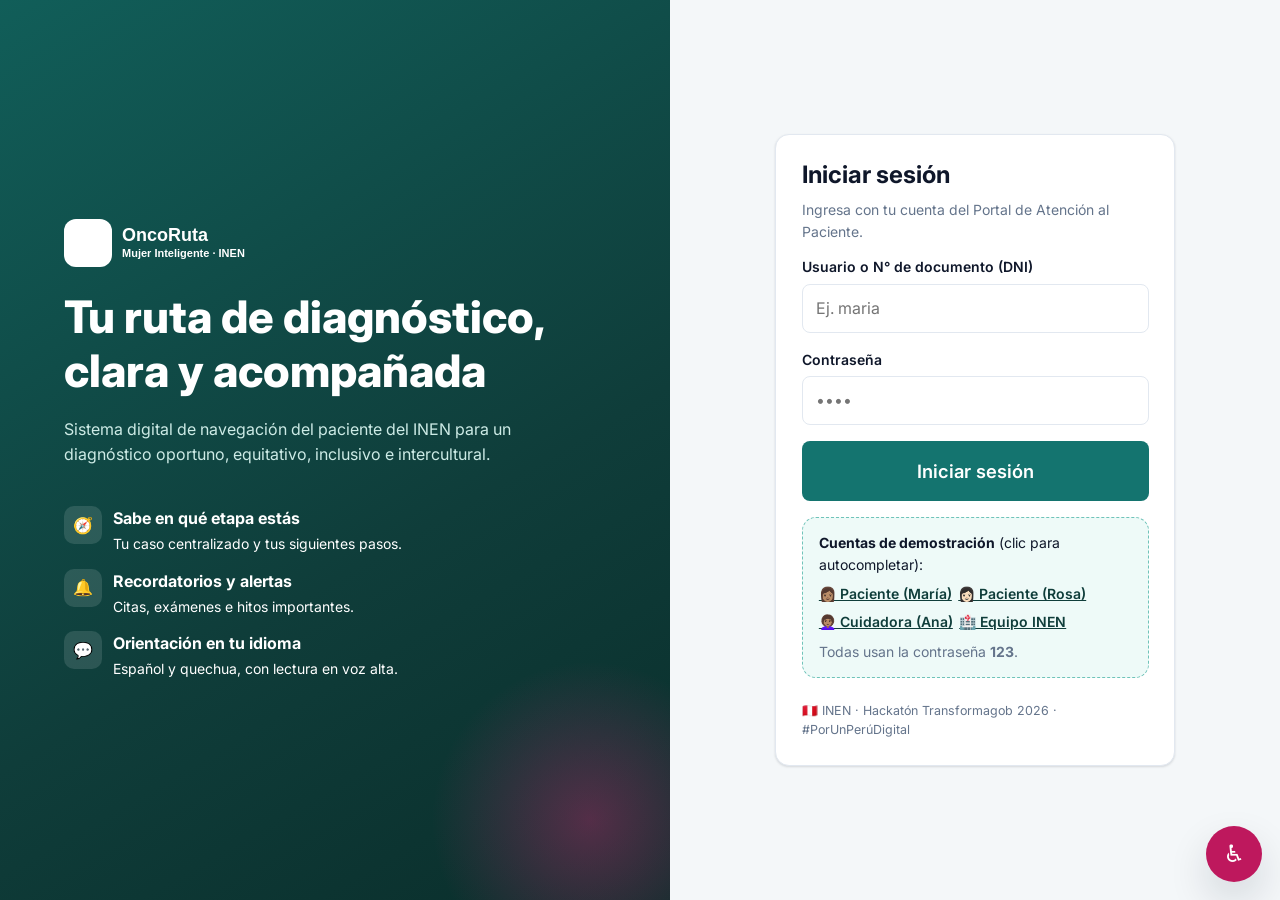
<file: index.html>
<!DOCTYPE html>
<html lang="es">
<head>
  <meta charset="UTF-8" />
  <meta name="viewport" content="width=device-width, initial-scale=1.0" />
  <meta name="description"
    content="OncoRuta Mujer Inteligente - Sistema digital de navegación del paciente del INEN para un diagnóstico oportuno, equitativo, inclusivo e intercultural." />
  <meta name="theme-color" content="#14746f" />
  <title>OncoRuta Mujer Inteligente · INEN</title>

  <link rel="icon" href="assets/favicon.svg" type="image/svg+xml" />
  <link rel="preconnect" href="https://fonts.googleapis.com" />
  <link rel="preconnect" href="https://fonts.gstatic.com" crossorigin />
  <link
    href="https://fonts.googleapis.com/css2?family=Inter:wght@400;500;600;700;800&display=swap"
    rel="stylesheet" />

  <!-- Hoja de estilos modular: tokens -> base -> layout -> componentes -> vistas -> accesibilidad -->
  <link rel="stylesheet" href="css/tokens.css" />
  <link rel="stylesheet" href="css/base.css" />
  <link rel="stylesheet" href="css/layout.css" />
  <link rel="stylesheet" href="css/components.css" />
  <link rel="stylesheet" href="css/views.css" />
  <link rel="stylesheet" href="css/accessibility.css" />
</head>

<body data-font-scale="1" data-contrast="normal" data-lang="es">
  <!-- Enlace de salto para lectores de pantalla / teclado (accesibilidad WCAG) -->
  <a class="skip-link" href="#main-content">Saltar al contenido principal</a>

  <!-- Región viva para anuncios accesibles (aria-live) -->
  <div id="a11y-live" class="sr-only" aria-live="polite" aria-atomic="true"></div>

  <!-- Contenedor raíz de la aplicación: el router inyecta cada vista aquí -->
  <div id="app" class="app-root"></div>

  <!-- Contenedor de notificaciones tipo toast -->
  <div id="toast-root" class="toast-root" aria-live="assertive"></div>

  <!-- Contenedor de modales -->
  <div id="modal-root"></div>

  <!--
    Carga ordenada de scripts clásicos (NO módulos ES) para que el proyecto
    funcione abriendo index.html directamente (file://) sin necesidad de un
    servidor. Cada archivo se registra en el espacio de nombres global
    `window.App`, manteniendo la separación por responsabilidad.

    El orden importa: las dependencias se cargan antes que quienes las usan.
  -->
  <!-- 1) Base: configuración, idioma y datos -->
  <script src="js/config.js"></script>
  <script src="js/i18n.js"></script>
  <script src="js/mockData.js"></script>

  <!-- 2) Núcleo: estado, utilidades, notificaciones, backend simulado -->
  <script src="js/store.js"></script>
  <script src="js/components.js"></script>
  <script src="js/notifications.js"></script>
  <script src="js/api.js"></script>

  <!-- 3) Accesibilidad -->
  <script src="js/a11y.js"></script>

  <!-- 4) Vistas -->
  <script src="js/views/login.js"></script>
  <script src="js/views/dashboard.js"></script>
  <script src="js/views/ruta.js"></script>
  <script src="js/views/citas.js"></script>
  <script src="js/views/documentos.js"></script>
  <script src="js/views/orientacion.js"></script>
  <script src="js/views/notificaciones.js"></script>
  <script src="js/views/apoyo.js"></script>
  <script src="js/views/perfil.js"></script>
  <script src="js/views/panel.js"></script>
  <script src="js/views/pacientes.js"></script>
  <script src="js/views/indicadores.js"></script>

  <!-- 5) Enrutador y arranque -->
  <script src="js/router.js"></script>
  <script src="js/app.js"></script>
</body>
</html>
</file>
<file: css/tokens.css>
/* ============================================================
   tokens.css — Design tokens (variables de diseño)
   Paleta inspirada en el INEN y en la concientización del
   cáncer de mama / cuello uterino (teal + magenta/rosa).
   ============================================================ */

:root {
  /* Colores de marca */
  --brand-700: #0f3d3a;
  --brand-600: #115e59;
  --brand-500: #14746f;
  --brand-400: #2a9d8f;
  --brand-300: #6fc3b9;
  --brand-100: #d7f0ec;
  --brand-50:  #eefaf8;

  /* Acento rosa/magenta (salud de la mujer) */
  --accent-600: #9d174d;
  --accent-500: #be185d;
  --accent-400: #db2777;
  --accent-200: #f9a8d4;
  --accent-100: #fce7f0;

  /* Estados */
  --ok-500:   #15803d;
  --ok-100:   #dcfce7;
  --warn-500: #b45309;
  --warn-100: #fef3c7;
  --info-500: #1d4ed8;
  --info-100: #dbeafe;
  --danger-500: #b91c1c;
  --danger-100: #fee2e2;

  /* Neutros */
  --ink-900: #0f172a;
  --ink-700: #334155;
  --ink-500: #64748b;
  --ink-400: #94a3b8;
  --line-200: #e2e8f0;
  --line-100: #eef2f6;
  --surface:  #ffffff;
  --bg:       #f4f7f9;

  /* Tipografía */
  --font-sans: "Inter", system-ui, -apple-system, "Segoe UI", Roboto, sans-serif;
  --fs-xs: 0.78rem;
  --fs-sm: 0.875rem;
  --fs-md: 1rem;
  --fs-lg: 1.15rem;
  --fs-xl: 1.5rem;
  --fs-2xl: 2rem;
  --fs-3xl: 2.6rem;

  /* Radios y sombras */
  --r-sm: 8px;
  --r-md: 14px;
  --r-lg: 20px;
  --r-full: 999px;
  --shadow-sm: 0 1px 2px rgba(15, 23, 42, .06), 0 1px 3px rgba(15, 23, 42, .08);
  --shadow-md: 0 4px 12px rgba(15, 23, 42, .08), 0 2px 4px rgba(15, 23, 42, .04);
  --shadow-lg: 0 18px 40px rgba(15, 23, 42, .14);

  /* Espaciado base */
  --gap: 1rem;
  --pad: 1.25rem;
  --sidebar-w: 264px;
  --topbar-h: 64px;

  /* Factor de escala de fuente controlado por accesibilidad (a11y.js) */
  --font-scale: 1;
}

/* Alto contraste (activado desde el panel de accesibilidad) */
[data-contrast="high"] {
  --bg: #ffffff;
  --surface: #ffffff;
  --ink-900: #000000;
  --ink-700: #111111;
  --ink-500: #1f1f1f;
  --line-200: #000000;
  --line-100: #333333;
  --brand-500: #0a4f4a;
  --accent-500: #8a0e44;
  --shadow-sm: 0 0 0 1px #000;
  --shadow-md: 0 0 0 2px #000;
}
</file>
<file: css/base.css>
/* ============================================================
   base.css — Reset, tipografía base y utilidades de accesibilidad
   ============================================================ */

*, *::before, *::after { box-sizing: border-box; }

html { -webkit-text-size-adjust: 100%; }

body {
  margin: 0;
  font-family: var(--font-sans);
  /* La escala de fuente multiplica el tamaño base (accesibilidad) */
  font-size: calc(16px * var(--font-scale));
  line-height: 1.55;
  color: var(--ink-900);
  background: var(--bg);
  -webkit-font-smoothing: antialiased;
}

h1, h2, h3, h4 { margin: 0 0 .4em; line-height: 1.2; color: var(--ink-900); }
h1 { font-size: var(--fs-2xl); font-weight: 800; }
h2 { font-size: var(--fs-xl); font-weight: 700; }
h3 { font-size: var(--fs-lg); font-weight: 700; }
p  { margin: 0 0 1em; }

a { color: var(--brand-600); text-decoration: none; }
a:hover { text-decoration: underline; }

img, svg { max-width: 100%; }

ul { margin: 0; padding-left: 1.2em; }

button, input, select, textarea { font: inherit; color: inherit; }

:focus-visible {
  outline: 3px solid var(--accent-400);
  outline-offset: 2px;
  border-radius: 4px;
}

/* Solo lectores de pantalla */
.sr-only {
  position: absolute; width: 1px; height: 1px;
  padding: 0; margin: -1px; overflow: hidden;
  clip: rect(0 0 0 0); white-space: nowrap; border: 0;
}

/* Enlace de salto */
.skip-link {
  position: absolute; left: 8px; top: -48px;
  background: var(--brand-600); color: #fff;
  padding: .6rem 1rem; border-radius: var(--r-sm);
  z-index: 200; transition: top .15s;
}
.skip-link:focus { top: 8px; }

/* Reduce el movimiento si el usuario lo prefiere */
@media (prefers-reduced-motion: reduce) {
  * { animation-duration: .001ms !important; transition-duration: .001ms !important; }
}
</file>
<file: css/layout.css>
/* ============================================================
   layout.css — Estructura general: app shell, sidebar, topbar
   ============================================================ */

.app-root { min-height: 100vh; }

/* ---------- Shell autenticado ---------- */
.shell {
  display: grid;
  grid-template-columns: var(--sidebar-w) 1fr;
  grid-template-rows: var(--topbar-h) 1fr;
  grid-template-areas:
    "sidebar topbar"
    "sidebar main";
  min-height: 100vh;
}

/* ---------- Sidebar ---------- */
.sidebar {
  grid-area: sidebar;
  background: var(--brand-700);
  color: #d7f0ec;
  padding: 1.1rem .9rem;
  display: flex;
  flex-direction: column;
  gap: .4rem;
  position: sticky;
  top: 0;
  height: 100vh;
  overflow-y: auto;
}
.sidebar__brand {
  display: flex; align-items: center; gap: .6rem;
  padding: .3rem .4rem 1rem;
  border-bottom: 1px solid rgba(255,255,255,.12);
  margin-bottom: .6rem;
}
.sidebar__brand-logo {
  width: 40px; height: 40px; border-radius: 12px;
  background: var(--brand-500); display: grid; place-items: center;
  flex: none;
}
.sidebar__brand-text strong { color: #fff; display: block; font-size: 1.05rem; }
.sidebar__brand-text span { font-size: var(--fs-xs); color: var(--brand-300); }

.nav-link {
  display: flex; align-items: center; gap: .7rem;
  padding: .65rem .8rem; border-radius: var(--r-sm);
  color: #c8e7e3; font-weight: 500; cursor: pointer;
  border: none; background: none; width: 100%; text-align: left;
}
.nav-link:hover { background: rgba(255,255,255,.08); text-decoration: none; color: #fff; }
.nav-link[aria-current="page"] { background: var(--brand-500); color: #fff; font-weight: 600; }
.nav-link .ico { width: 22px; text-align: center; flex: none; }
.nav-link .badge-dot {
  margin-left: auto; background: var(--accent-400); color: #fff;
  font-size: var(--fs-xs); border-radius: var(--r-full);
  min-width: 20px; height: 20px; display: grid; place-items: center; padding: 0 5px;
}
.sidebar__section {
  margin-top: .8rem; padding: .3rem .8rem; font-size: var(--fs-xs);
  text-transform: uppercase; letter-spacing: .06em; color: var(--brand-300);
}
.sidebar__footer { margin-top: auto; padding-top: .8rem; font-size: var(--fs-xs); color: var(--brand-300); }

/* ---------- Topbar ---------- */
.topbar {
  grid-area: topbar;
  display: flex; align-items: center; gap: 1rem;
  padding: 0 1.3rem;
  background: var(--surface);
  border-bottom: 1px solid var(--line-200);
  position: sticky; top: 0; z-index: 50;
}
.topbar__title { font-weight: 700; font-size: var(--fs-lg); }
.topbar__spacer { flex: 1; }
.topbar__menu-btn { display: none; }

/* ---------- Main ---------- */
.main {
  grid-area: main;
  padding: 1.6rem clamp(1rem, 3vw, 2.4rem);
  max-width: 1180px;
  width: 100%;
}
.page-head { margin-bottom: 1.3rem; }
.page-head p { color: var(--ink-500); max-width: 70ch; }

/* ---------- Grids ---------- */
.grid { display: grid; gap: var(--gap); }
.grid-2 { grid-template-columns: repeat(2, 1fr); }
.grid-3 { grid-template-columns: repeat(3, 1fr); }
.grid-4 { grid-template-columns: repeat(4, 1fr); }

/* ---------- Responsive ---------- */
@media (max-width: 900px) {
  .shell {
    grid-template-columns: 1fr;
    grid-template-areas: "topbar" "main";
  }
  .sidebar {
    position: fixed; left: 0; top: 0; z-index: 100;
    width: 84vw; max-width: 320px;
    transform: translateX(-100%); transition: transform .25s ease;
    box-shadow: var(--shadow-lg);
  }
  body.nav-open .sidebar { transform: translateX(0); }
  body.nav-open::after {
    content: ""; position: fixed; inset: 0; background: rgba(0,0,0,.45); z-index: 90;
  }
  .topbar__menu-btn { display: inline-grid; }
  .grid-2, .grid-3, .grid-4 { grid-template-columns: 1fr; }
}
@media (max-width: 1100px) and (min-width: 901px) {
  .grid-4 { grid-template-columns: repeat(2, 1fr); }
  .grid-3 { grid-template-columns: repeat(2, 1fr); }
}
</file>
<file: css/components.css>
/* ============================================================
   components.css — Botones, tarjetas, badges, formularios, timeline,
   tablas, modales, toasts, chips, charts simples
   ============================================================ */

/* ---------- Botones ---------- */
.btn {
  display: inline-flex; align-items: center; justify-content: center; gap: .5rem;
  padding: .7rem 1.15rem; border-radius: var(--r-sm);
  border: 1px solid transparent; font-weight: 600; cursor: pointer;
  background: var(--brand-500); color: #fff; transition: filter .15s, background .15s;
}
.btn:hover { filter: brightness(1.06); text-decoration: none; }
.btn:disabled { opacity: .55; cursor: not-allowed; }
.btn--block { width: 100%; }
.btn--lg { padding: .9rem 1.4rem; font-size: var(--fs-lg); }
.btn--accent { background: var(--accent-500); }
.btn--ghost { background: transparent; color: var(--brand-600); border-color: var(--line-200); }
.btn--ghost:hover { background: var(--brand-50); }
.btn--subtle { background: var(--brand-50); color: var(--brand-700); }
.btn--danger { background: var(--danger-500); }

/* ---------- Tarjetas ---------- */
.card {
  background: var(--surface); border: 1px solid var(--line-200);
  border-radius: var(--r-md); padding: var(--pad); box-shadow: var(--shadow-sm);
}
.card--pad-lg { padding: 1.6rem; }
.card__title { display: flex; align-items: center; gap: .5rem; margin-bottom: .8rem; }
.card__title h3 { margin: 0; }

/* Tarjeta KPI / estadística */
.kpi { display: flex; flex-direction: column; gap: .2rem; }
.kpi__value { font-size: var(--fs-2xl); font-weight: 800; color: var(--brand-600); line-height: 1; }
.kpi__label { color: var(--ink-500); font-size: var(--fs-sm); }
.kpi__hint  { font-size: var(--fs-xs); color: var(--ink-400); }
.kpi--accent .kpi__value { color: var(--accent-500); }
.kpi--warn .kpi__value { color: var(--warn-500); }

/* ---------- Badges / chips ---------- */
.badge {
  display: inline-flex; align-items: center; gap: .35rem;
  padding: .2rem .6rem; border-radius: var(--r-full);
  font-size: var(--fs-xs); font-weight: 600;
}
.badge--ok   { background: var(--ok-100);   color: var(--ok-500); }
.badge--warn { background: var(--warn-100); color: var(--warn-500); }
.badge--info { background: var(--info-100); color: var(--info-500); }
.badge--danger { background: var(--danger-100); color: var(--danger-500); }
.badge--muted { background: var(--line-100); color: var(--ink-500); }
.badge--accent { background: var(--accent-100); color: var(--accent-600); }

.chip {
  display: inline-flex; align-items: center; gap: .4rem;
  padding: .35rem .75rem; border-radius: var(--r-full);
  background: var(--brand-50); color: var(--brand-700);
  border: 1px solid var(--brand-100); font-size: var(--fs-sm); cursor: pointer;
}
.chip[aria-pressed="true"] { background: var(--brand-500); color: #fff; border-color: var(--brand-500); }

/* ---------- Formularios ---------- */
.field { margin-bottom: 1rem; }
.field label { display: block; font-weight: 600; margin-bottom: .35rem; font-size: var(--fs-sm); }
.field .hint { color: var(--ink-500); font-size: var(--fs-xs); margin-top: .3rem; }
.input, .select, .textarea {
  width: 100%; padding: .7rem .85rem; border: 1px solid var(--line-200);
  border-radius: var(--r-sm); background: #fff;
}
.input:focus, .select:focus, .textarea:focus { border-color: var(--brand-400); outline-offset: 0; }
.input-group { display: flex; gap: .5rem; }

/* ---------- Timeline / Ruta del paciente ---------- */
.timeline { display: flex; flex-direction: column; gap: 0; }
.tl-step { display: grid; grid-template-columns: 44px 1fr; gap: 1rem; }
.tl-step__rail { display: flex; flex-direction: column; align-items: center; }
.tl-step__dot {
  width: 38px; height: 38px; border-radius: 50%; flex: none;
  display: grid; place-items: center; font-weight: 700; color: #fff;
  background: var(--ink-400); border: 3px solid var(--surface); box-shadow: 0 0 0 1px var(--line-200);
}
.tl-step__line { width: 3px; flex: 1; background: var(--line-200); min-height: 18px; }
.tl-step:last-child .tl-step__line { display: none; }
.tl-step__body {
  padding-bottom: 1.4rem;
}
.tl-step__card {
  background: var(--surface); border: 1px solid var(--line-200);
  border-radius: var(--r-md); padding: 1rem 1.1rem; box-shadow: var(--shadow-sm);
}
.tl-step__title { display: flex; align-items: center; gap: .6rem; flex-wrap: wrap; margin-bottom: .3rem; }
.tl-step__title h4 { margin: 0; }
.tl-step__meta { color: var(--ink-500); font-size: var(--fs-sm); display: flex; gap: 1rem; flex-wrap: wrap; }

/* Estados de la ruta */
.tl-step[data-state="done"]    .tl-step__dot { background: var(--ok-500); }
.tl-step[data-state="current"] .tl-step__dot { background: var(--accent-500); box-shadow: 0 0 0 5px var(--accent-100); }
.tl-step[data-state="current"] .tl-step__card { border-color: var(--accent-200); border-width: 2px; }
.tl-step[data-state="pending"] .tl-step__dot { background: var(--ink-400); }
.tl-step[data-state="done"]    .tl-step__line { background: var(--ok-500); }

/* ---------- Tablas ---------- */
.table-wrap { overflow-x: auto; }
table.data { width: 100%; border-collapse: collapse; font-size: var(--fs-sm); }
table.data th, table.data td { padding: .6rem .75rem; text-align: left; border-bottom: 1px solid var(--line-100); }
table.data th { color: var(--ink-500); font-weight: 600; background: var(--brand-50); position: sticky; top: 0; }
table.data tr:hover td { background: var(--brand-50); }

/* ---------- Barras de progreso / mini charts ---------- */
.bar { height: 10px; border-radius: var(--r-full); background: var(--line-100); overflow: hidden; }
.bar > span { display: block; height: 100%; background: var(--brand-400); border-radius: inherit; }
.bar--accent > span { background: var(--accent-400); }

.barchart { display: flex; flex-direction: column; gap: .55rem; }
.barchart__row { display: grid; grid-template-columns: 120px 1fr 56px; align-items: center; gap: .6rem; font-size: var(--fs-sm); }
.barchart__label { color: var(--ink-700); }
.barchart__val { text-align: right; font-variant-numeric: tabular-nums; color: var(--ink-500); }

/* Donut hecho con conic-gradient */
.donut { width: 150px; height: 150px; border-radius: 50%; display: grid; place-items: center; }
.donut::after { content: ""; width: 92px; height: 92px; background: var(--surface); border-radius: 50%; }
.legend { display: flex; flex-direction: column; gap: .4rem; font-size: var(--fs-sm); }
.legend span.dot { width: 12px; height: 12px; border-radius: 3px; display: inline-block; margin-right: .4rem; }

/* ---------- Toasts ---------- */
.toast-root {
  position: fixed; right: 16px; bottom: 16px; z-index: 300;
  display: flex; flex-direction: column; gap: .6rem; max-width: 360px;
}
.toast {
  background: var(--ink-900); color: #fff; padding: .8rem 1rem;
  border-radius: var(--r-md); box-shadow: var(--shadow-lg);
  display: flex; gap: .6rem; align-items: flex-start;
  animation: toast-in .2s ease;
}
.toast--ok { background: #14532d; }
.toast--warn { background: #7c2d12; }
.toast--info { background: #1e3a8a; }
.toast__close { margin-left: auto; background: none; border: none; color: inherit; cursor: pointer; }
@keyframes toast-in { from { transform: translateY(8px); opacity: 0; } }

/* ---------- Modal ---------- */
.modal-overlay {
  position: fixed; inset: 0; background: rgba(15,23,42,.55);
  display: grid; place-items: center; z-index: 250; padding: 1rem;
}
.modal {
  background: var(--surface); border-radius: var(--r-lg);
  max-width: 520px; width: 100%; padding: 1.6rem; box-shadow: var(--shadow-lg);
  animation: toast-in .2s ease;
}
.modal__head { display: flex; align-items: center; gap: .6rem; margin-bottom: .8rem; }
.modal__actions { display: flex; gap: .6rem; justify-content: flex-end; margin-top: 1.3rem; }

/* ---------- Utilidades ---------- */
.stack { display: flex; flex-direction: column; gap: var(--gap); }
.row { display: flex; gap: var(--gap); align-items: center; }
.row--wrap { flex-wrap: wrap; }
.between { justify-content: space-between; }
.muted { color: var(--ink-500); }
.small { font-size: var(--fs-sm); }
.center { text-align: center; }
.mt-0 { margin-top: 0; } .mb-0 { margin-bottom: 0; }
.divider { height: 1px; background: var(--line-200); margin: 1rem 0; border: none; }
.tag-soft { background: var(--brand-50); color: var(--brand-700); padding: .15rem .5rem; border-radius: var(--r-sm); font-size: var(--fs-xs); }
</file>
<file: css/views.css>
/* ============================================================
   views.css — Estilos específicos de vistas (login, dashboard, etc.)
   ============================================================ */

/* ---------- Login ---------- */
.auth {
  min-height: 100vh; display: grid; grid-template-columns: 1.1fr 1fr;
}
.auth__hero {
  background: linear-gradient(150deg, var(--brand-600), var(--brand-700) 60%, #0a2e2b);
  color: #fff; padding: clamp(1.5rem, 5vw, 4rem); display: flex; flex-direction: column; justify-content: center;
  position: relative; overflow: hidden;
}
.auth__hero::after {
  content: ""; position: absolute; right: -80px; bottom: -80px; width: 320px; height: 320px;
  border-radius: 50%; background: radial-gradient(circle, rgba(219,39,119,.35), transparent 70%);
}
.auth__hero h1 { color: #fff; font-size: clamp(1.8rem, 4vw, 2.8rem); max-width: 16ch; }
.auth__hero p { color: #cdebe6; max-width: 46ch; }
.auth__features { display: flex; flex-direction: column; gap: .8rem; margin-top: 1.5rem; }
.auth__feature { display: flex; gap: .7rem; align-items: flex-start; }
.auth__feature .ico { background: rgba(255,255,255,.12); border-radius: 10px; width: 38px; height: 38px; display: grid; place-items: center; flex: none; }

.auth__panel { display: grid; place-items: center; padding: clamp(1.5rem, 5vw, 3rem); background: var(--bg); }
.auth__card { width: 100%; max-width: 400px; }
.auth__demo {
  margin-top: 1rem; background: var(--brand-50); border: 1px dashed var(--brand-300);
  border-radius: var(--r-md); padding: .9rem 1rem; font-size: var(--fs-sm);
}
.auth__demo button { all: unset; cursor: pointer; color: var(--brand-700); font-weight: 600; text-decoration: underline; }
.gov-strip { display: flex; align-items: center; gap: .6rem; color: var(--ink-500); font-size: var(--fs-xs); margin-top: 1.4rem; }

@media (max-width: 860px) { .auth { grid-template-columns: 1fr; } .auth__hero { display: none; } }

/* ---------- Hero saludo dashboard ---------- */
.hero-greet {
  background: linear-gradient(120deg, var(--brand-500), var(--brand-600));
  color: #fff; border-radius: var(--r-lg); padding: 1.5rem 1.6rem;
  display: flex; gap: 1rem; align-items: center; flex-wrap: wrap;
}
.hero-greet h2 { color: #fff; margin: 0; }
.hero-greet p { color: #d7f0ec; margin: .2rem 0 0; }
.hero-greet .avatar {
  width: 60px; height: 60px; border-radius: 50%; background: var(--accent-500);
  display: grid; place-items: center; font-size: 1.5rem; font-weight: 800; flex: none;
}
.hero-greet__cta { margin-left: auto; }

/* ---------- Etapa actual destacada ---------- */
.next-step {
  border-left: 5px solid var(--accent-500);
  background: var(--accent-100);
}
.next-step .badge--accent { background: #fff; }

/* ---------- Lista de citas ---------- */
.cita-item { display: flex; gap: 1rem; align-items: center; padding: .9rem 0; border-bottom: 1px solid var(--line-100); }
.cita-item:last-child { border-bottom: none; }
.cita-date {
  width: 64px; flex: none; text-align: center; background: var(--brand-50);
  border: 1px solid var(--brand-100); border-radius: var(--r-md); padding: .4rem; color: var(--brand-700);
}
.cita-date .d { font-size: 1.4rem; font-weight: 800; line-height: 1; }
.cita-date .m { font-size: var(--fs-xs); text-transform: uppercase; }
.cita-body { flex: 1; }
.cita-body h4 { margin: 0 0 .15rem; }

/* ---------- Notificaciones ---------- */
.notif { display: flex; gap: .8rem; padding: .85rem; border-radius: var(--r-md); border: 1px solid var(--line-200); }
.notif--unread { background: var(--brand-50); border-color: var(--brand-100); }
.notif__ico { width: 40px; height: 40px; border-radius: 10px; display: grid; place-items: center; flex: none; font-size: 1.2rem; }
.notif__time { color: var(--ink-400); font-size: var(--fs-xs); }

/* ---------- Orientación (acordeón) ---------- */
.accordion__item { border: 1px solid var(--line-200); border-radius: var(--r-md); margin-bottom: .6rem; overflow: hidden; }
.accordion__btn {
  width: 100%; text-align: left; background: var(--surface); border: none; cursor: pointer;
  padding: .95rem 1.1rem; font-weight: 600; display: flex; justify-content: space-between; gap: 1rem; align-items: center;
}
.accordion__btn:hover { background: var(--brand-50); }
.accordion__panel { padding: 0 1.1rem 1.1rem; color: var(--ink-700); }
.accordion__item[hidden] { display: none; }

/* ---------- Upload simulado ---------- */
.dropzone {
  display: flex; flex-direction: column; align-items: center; justify-content: center;
  gap: .4rem; width: 100%;
  border: 2px dashed var(--brand-300); border-radius: var(--r-lg);
  padding: 2rem; text-align: center; background: var(--brand-50); cursor: pointer;
  transition: background .15s, border-color .15s;
}
.dropzone:hover { background: var(--brand-100); border-color: var(--brand-400); }
.dropzone > * { margin: 0; }
.doc-row { display: flex; align-items: center; gap: .8rem; padding: .7rem 0; border-bottom: 1px solid var(--line-100); }
.doc-row .doc-ico { font-size: 1.4rem; }

/* ---------- Apoyo / comunidad ---------- */
.post { border: 1px solid var(--line-200); border-radius: var(--r-md); padding: 1rem; margin-bottom: .8rem; }
.post__head { display: flex; align-items: center; gap: .6rem; margin-bottom: .5rem; }
.post__avatar { width: 36px; height: 36px; border-radius: 50%; background: var(--accent-100); color: var(--accent-600); display: grid; place-items: center; font-weight: 700; }

/* ---------- Map / ruta física ---------- */
.map-grid { display: grid; grid-template-columns: repeat(auto-fit, minmax(160px, 1fr)); gap: .7rem; }
.map-node {
  background: var(--surface); border: 1px solid var(--line-200); border-radius: var(--r-md);
  padding: .9rem; position: relative;
}
.map-node[data-state="done"] { border-color: var(--ok-500); }
.map-node[data-state="current"] { border-color: var(--accent-500); border-width: 2px; }
.map-node .num { position: absolute; top: -10px; left: -10px; width: 26px; height: 26px; border-radius: 50%; background: var(--brand-500); color: #fff; display: grid; place-items: center; font-size: var(--fs-xs); font-weight: 700; }

/* ---------- Empty state ---------- */
.empty { text-align: center; padding: 2.5rem 1rem; color: var(--ink-500); }
.empty .big { font-size: 2.4rem; }
</file>
<file: css/accessibility.css>
/* ============================================================
   accessibility.css — Panel de accesibilidad y clases utilitarias
   El factor de escala real se aplica vía la variable --font-scale
   (definida desde js/a11y.js sobre el <body>).
   ============================================================ */

/* Botón flotante para abrir el panel de accesibilidad */
.a11y-fab {
  position: fixed; right: 18px; bottom: 18px; z-index: 240;
  width: 56px; height: 56px; border-radius: 50%;
  background: var(--accent-500); color: #fff; border: none; cursor: pointer;
  box-shadow: var(--shadow-lg); font-size: 1.5rem;
  display: grid; place-items: center;
}
.a11y-fab:hover { filter: brightness(1.08); }

/* Panel deslizante */
.a11y-panel {
  position: fixed; right: 18px; bottom: 84px; z-index: 240;
  width: 300px; max-width: calc(100vw - 36px);
  background: var(--surface); border: 1px solid var(--line-200);
  border-radius: var(--r-lg); box-shadow: var(--shadow-lg); padding: 1.1rem;
}
.a11y-panel[hidden] { display: none; }
.a11y-panel h3 { display: flex; align-items: center; gap: .5rem; }
.a11y-row { display: flex; align-items: center; justify-content: space-between; gap: .6rem; padding: .55rem 0; border-bottom: 1px solid var(--line-100); }
.a11y-row:last-child { border-bottom: none; }
.a11y-controls { display: flex; gap: .35rem; }
.a11y-btn {
  border: 1px solid var(--line-200); background: var(--surface); border-radius: var(--r-sm);
  width: 34px; height: 34px; cursor: pointer; font-weight: 700; display: grid; place-items: center;
}
.a11y-btn[aria-pressed="true"] { background: var(--brand-500); color: #fff; border-color: var(--brand-500); }

/* Selector de idioma */
.lang-switch { display: inline-flex; border: 1px solid var(--line-200); border-radius: var(--r-full); overflow: hidden; }
.lang-switch button { border: none; background: var(--surface); padding: .35rem .8rem; cursor: pointer; font-weight: 600; font-size: var(--fs-sm); }
.lang-switch button[aria-pressed="true"] { background: var(--brand-500); color: #fff; }

/* Botón de lectura en voz alta (texto a voz) */
.tts-btn {
  border: 1px solid var(--brand-200, var(--brand-100)); background: var(--brand-50);
  color: var(--brand-700); border-radius: var(--r-full); padding: .3rem .7rem;
  font-size: var(--fs-xs); cursor: pointer; display: inline-flex; align-items: center; gap: .3rem;
}
.tts-btn:hover { background: var(--brand-100); }
.tts-btn[aria-pressed="true"] { background: var(--accent-500); color: #fff; border-color: var(--accent-500); }

/* Subrayar enlaces (preferencia de accesibilidad) */
[data-underline="on"] a { text-decoration: underline; }

/* Tipografía para dislexia: mayor espaciado */
[data-readable="on"] body,
body[data-readable="on"] { letter-spacing: .03em; word-spacing: .08em; line-height: 1.8; }
</file>
